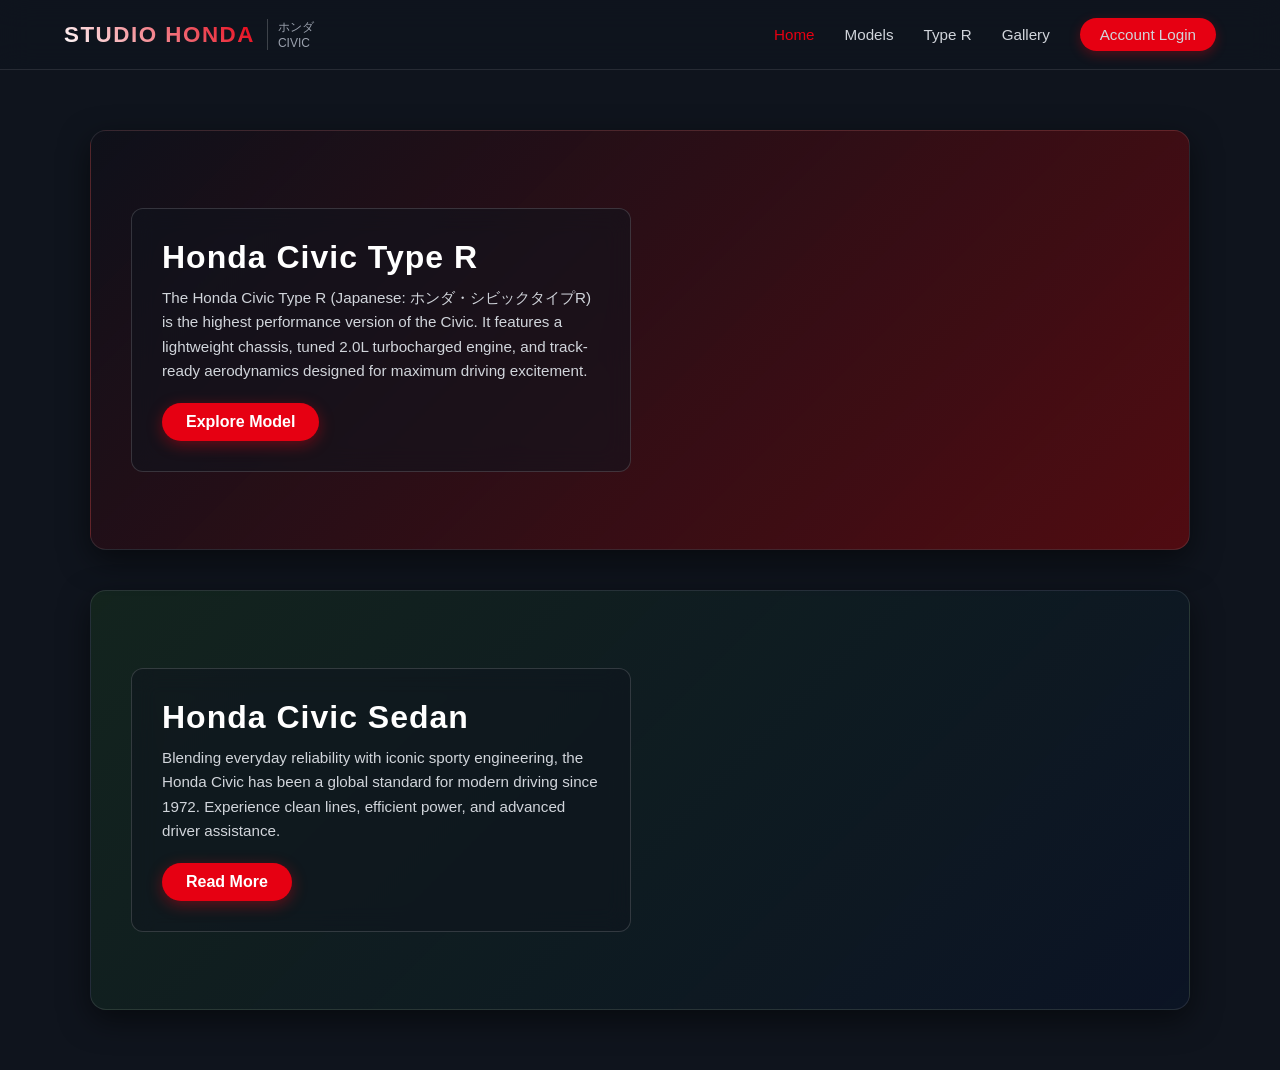
<file: index.html>
<!DOCTYPE html>
<html lang="en">
<head>
  <meta charset="UTF-8">
  <meta name="viewport" content="width=device-width, initial-scale=1.0">
  <title>Honda Civic Showcase</title>
  <style>
    /* Reset & Base Styles */
    * {
      box-sizing: border-box;
      margin: 0;
      padding: 0;
      font-family: 'Segoe UI', Tahoma, Geneva, Verdana, sans-serif;
    }

    body {
      background-color: #0f141d;
      color: #ffffff;
      padding-top: 90px; /
    }


    .navbar {
      position: fixed;
      top: 0;
      left: 0;
      width: 100%;
      height: 70px;
      display: flex;
      justify-content: space-between;
      align-items: center;
      padding: 0 5%;
      background: rgba(15, 20, 30, 0.75);
      backdrop-filter: blur(15px);
      -webkit-backdrop-filter: blur(15px);
      border-bottom: 1px solid rgba(255, 255, 255, 0.1);
      z-index: 1000;
    }

    /* Logo & Branding */
    .nav-brand {
      display: flex;
      align-items: center;
      gap: 12px;
      text-decoration: none;
      color: #fff;
    }

    .nav-logo {
      font-size: 1.4rem;
      font-weight: 700;
      letter-spacing: 1.5px;
      text-transform: uppercase;
      background: linear-gradient(45deg, #fff, #e60012);
      -webkit-background-clip: text;
      -webkit-text-fill-color: transparent;
    }

    .japanese-sub {
      font-size: 0.75rem;
      color: #9ca3af;
      display: flex;
      flex-direction: column;
      border-left: 1px solid rgba(255, 255, 255, 0.2);
      padding-left: 10px;
    }

    /* Navigation Links */
    .nav-links {
      display: flex;
      list-style: none;
      gap: 30px;
      align-items: center;
    }

    .nav-links a {
      text-decoration: none;
      color: #d1d5db;
      font-size: 0.95rem;
      font-weight: 500;
      transition: color 0.3s ease;
    }

    .nav-links a:hover,
    .nav-links a.active {
      color: #e60012;
    }

    /* Header Action Button */
    .btn-nav {
      padding: 8px 20px;
      background: #e60012;
      color: #fff;
      text-decoration: none;
      font-weight: 600;
      font-size: 0.85rem;
      border-radius: 20px;
      transition: all 0.3s ease;
      box-shadow: 0 4px 12px rgba(230, 0, 18, 0.3);
    }

    .btn-nav:hover {
      background: #ff1a2d;
      box-shadow: 0 6px 16px rgba(230, 0, 18, 0.5);
    }

    /* Mobile Menu Toggle Checkbox & Icon */
    .menu-toggle {
      display: none;
    }

    .hamburger {
      display: none;
      flex-direction: column;
      gap: 5px;
      cursor: pointer;
    }

    .hamburger span {
      width: 25px;
      height: 3px;
      background: #fff;
      border-radius: 3px;
      transition: 0.3s;
    }

    /* ----------------------------------
       HERO CARDS & MAIN CONTENT
    ----------------------------------- */
    .container {
      padding: 20px;
    }

    .hero-card {
      position: relative;
      max-width: 1100px;
      margin: 20px auto 40px auto;
      height: 420px;
      border-radius: 16px;
      overflow: hidden;
      display: flex;
      align-items: center;
      padding: 40px;
      box-shadow: 0 10px 30px rgba(0,0,0,0.5);
      border: 1px solid rgba(255, 255, 255, 0.1);
    }

    .type-r-bg {
      background: linear-gradient(135deg, rgba(15,15,25,0.7), rgba(180,0,0,0.4)),
                  url('https://images-wixmp-ed30a86b8c4ca887773594c2.wixmp.com/f/745b00d3-4773-4f4d-a732-f257975c777e/d9cpxuz-5c986cd5-6952-4fd9-a9a8-ce3876ef23fc.jpg?token=eyJ0eXAiOiJKV1QiLCJhbGciOiJIUzI1NiJ9.[base64].dbMHmdRt4uuCbHEM-2f4rYnkYYedBPSUO9qXNEOOEuc') center/cover no-repeat;
      animation: pulseGlow 6s infinite alternate ease-in-out;
    }

    .classic-bg {
      background: linear-gradient(135deg, rgba(20,40,30,0.8), rgba(10,20,40,0.7)),
                  url('https://wallup.net/wp-content/uploads/2019/09/797383-honda-ek9-civic-type-r-tuning-custom-748x501.jpg ') center/cover no-repeat;
    }

    /* CSS GIF Effect */
    .animated-car-overlay {
      position: absolute;
      right: 5%;
      bottom: 10%;
      width: 320px;
      height: 180px;
      background: url('https://media1.giphy.com/media/v1.Y2lkPTc5MGI3NjExdDljMXJvanh3ZTJmcTZvN3ZlZmZlM2w3eTE2cWtncGFhOGR4Y3h6diZlcD12MV9pbnRlcm5hbF9naWZfYnlfaWQmY3Q9Zw/HUhdKewmA3Q5DhHHDH/giphy.gif') center/contain no-repeat;
      animation: floatCar 3.5s ease-in-out infinite alternate;
      filter: drop-shadow(0 15px 15px rgba(0,0,0,0.6));
    }

    .content {
      position: relative;
      z-index: 2;
      max-width: 500px;
      background: rgba(15, 20, 30, 0.55);
      backdrop-filter: blur(12px);
      -webkit-backdrop-filter: blur(12px);
      padding: 30px;
      border-radius: 12px;
      border: 1px solid rgba(255, 255, 255, 0.15);
    }

    .content h1 {
      font-size: 2rem;
      margin-bottom: 10px;
      letter-spacing: 1px;
      color: #fff;
    }

    .content p {
      font-size: 0.95rem;
      line-height: 1.6;
      color: #d1d5db;
      margin-bottom: 20px;
    }

    .btn {
      display: inline-block;
      padding: 10px 24px;
      background: #e60012;
      color: #fff;
      text-decoration: none;
      font-weight: 600;
      border-radius: 30px;
      transition: all 0.3s ease;
      box-shadow: 0 4px 15px rgba(230, 0, 18, 0.4);
    }

    .btn:hover {
      background: #ff1a2d;
      transform: translateY(-2px);
      box-shadow: 0 6px 20px rgba(230, 0, 18, 0.6);
    }

    /* Animations */
    @keyframes floatCar {
      0% { transform: translateY(0px) rotate(0deg); }
      100% { transform: translateY(-12px) rotate(-1deg); }
    }

    @keyframes pulseGlow {
      0% { filter: brightness(0.9) contrast(1); }
      100% { filter: brightness(1.1) contrast(1.1); }
    }

    /* ----------------------------------
       MOBILE RESPONSIVE STYLES
    ----------------------------------- */
    @media (max-width: 768px) {
      .hamburger {
        display: flex;
      }

      .nav-links {
        position: absolute;
        top: 70px;
        left: 0;
        width: 100%;
        background: rgba(15, 20, 30, 0.95);
        backdrop-filter: blur(20px);
        flex-direction: column;
        padding: 20px 0;
        gap: 20px;
        border-bottom: 1px solid rgba(255, 255, 255, 0.1);
        display: none;
      }

      /* Toggle Mobile Menu via CSS Only */
      .menu-toggle:checked ~ .nav-links {
        display: flex;
      }

      .hero-card {
        flex-direction: column;
        height: auto;
        padding: 20px;
        text-align: center;
      }

      .content {
        max-width: 100%;
        margin-bottom: 20px;
      }

      .animated-car-overlay {
        position: relative;
        right: auto;
        bottom: auto;
        width: 100%;
        height: 160px;
      }
    }
  </style>
</head>
<body>

  <!-- NAVIGATION BAR -->
  <nav class="navbar">
    <a href="index.html" class="nav-brand">
      <div class="nav-logo">Studio Honda</div>
      <div class="japanese-sub">
        <span>ホンダ</span>
        <span>CIVIC</span>
      </div>
    </a>

    <!-- Mobile Menu Checkbox Toggle -->
    <input type="checkbox" id="menu-toggle" class="menu-toggle">
    <label for="menu-toggle" class="hamburger">
      <span></span>
      <span></span>
      <span></span>
    </label>

    <ul class="nav-links">
      <li><a href="index.html" class="active">Home</a></li>
      <li><a href="#models">Models</a></li>
      <li><a href="#performance">Type R</a></li>
      <li><a href="#gallery">Gallery</a></li>
      <li><a href="login.html" class="btn-nav">Account Login</a></li>
    </ul>
  </nav>

  <!-- MAIN PAGE CONTENT -->
  <div class="container">
    
    <!-- Section 1: Honda Civic Type R -->
    <div class="hero-card type-r-bg" id="performance">
      <div class="content">
        <h1>Honda Civic Type R</h1>
        <p>
          The Honda Civic Type R (Japanese: ホンダ・シビックタイプR) is the highest performance version of the Civic. It features a lightweight chassis, tuned 2.0L turbocharged engine, and track-ready aerodynamics designed for maximum driving excitement.
        </p>
        <a href="#" class="btn">Explore Model</a>
      </div>
      <div class="animated-car-overlay"></div>
    </div>

    <!-- Section 2: Honda Civic Sedan -->
    <div class="hero-card classic-bg" id="models">
      <div class="content">
        <h1>Honda Civic Sedan</h1>
        <p>
          Blending everyday reliability with iconic sporty engineering, the Honda Civic has been a global standard for modern driving since 1972. Experience clean lines, efficient power, and advanced driver assistance.
        </p>
        <a href="#" class="btn">Read More</a>
      </div>
    </div>

  </div>

</body>
</html>
</file>
